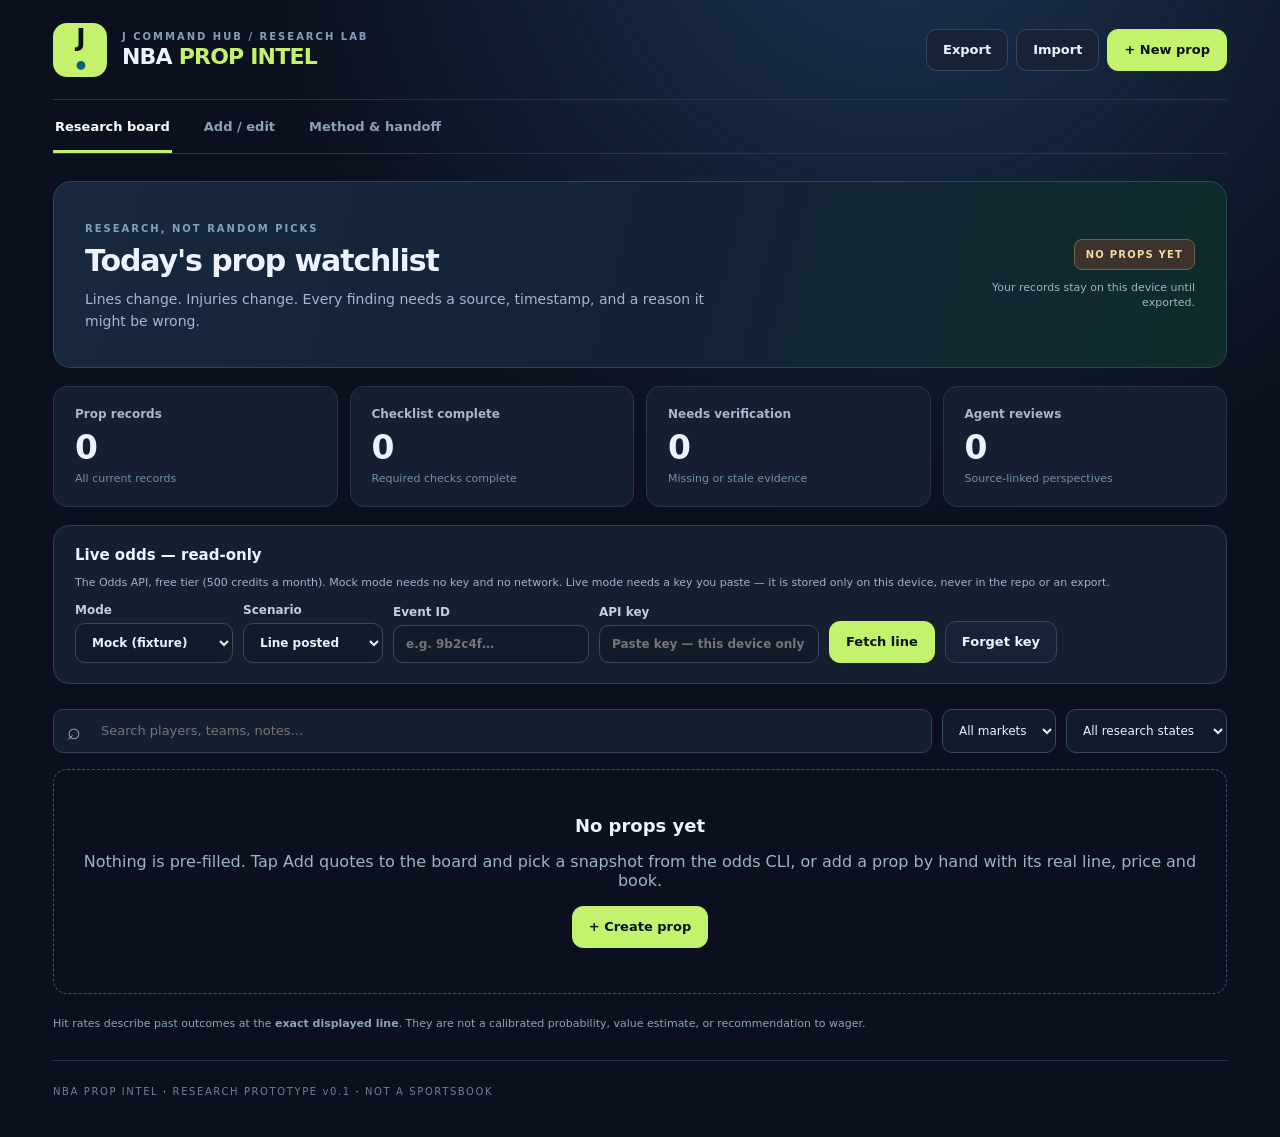
<file: index.html>
<!doctype html>
<html lang="en">
<head>
  <meta charset="utf-8"><meta name="viewport" content="width=device-width,initial-scale=1,viewport-fit=cover">
  <meta name="theme-color" content="#0b1120"><meta name="description" content="Source-first NBA player prop research board for J Command Hub">
  <title>NBA Prop Intel · J Command Hub</title>
  <link rel="stylesheet" href="styles.css">
</head>
<body>
<div class="shell">
<header class="topbar">
  <div class="identity"><div class="logo">J<span>•</span></div><div><div class="eyebrow">J COMMAND HUB / RESEARCH LAB</div><h1>NBA <em>PROP INTEL</em></h1></div></div>
  <div class="head-actions"><button class="btn subtle" id="exportBtn" title="Export all records as JSON">Export</button><label for="importFile" class="btn subtle" tabindex="0" role="button">Import</label><input id="importFile" type="file" accept=".json,application/json" hidden><button id="newBtn" class="btn primary">+ New prop</button></div>
</header>
<nav class="nav" aria-label="Main navigation"><button data-tab="board" class="tab active">Research board</button><button data-tab="editor" class="tab">Add / edit</button><button data-tab="method" class="tab">Method &amp; handoff</button></nav>
<main>
<section id="boardTab" class="view active">
  <div class="hero"><div><span class="kicker">RESEARCH, NOT RANDOM PICKS</span><h2>Today's prop watchlist</h2><p>Lines change. Injuries change. Every finding needs a source, timestamp, and a reason it might be wrong.</p></div><div class="hero-right"><span id="modeBadge" class="mode">DEMO DATA</span><span class="small">Your records stay on this device until exported.</span></div></div>
  <div class="metrics"><div><div class="metric-label">Prop records</div><strong id="totalMetric">0</strong><small>All current records</small></div><div><div class="metric-label">Checklist complete</div><strong id="readyMetric">0</strong><small>Required checks complete</small></div><div><div class="metric-label">Needs verification</div><strong id="verifyMetric">0</strong><small>Missing or stale evidence</small></div><div><div class="metric-label">Agent reviews</div><strong id="reviewsMetric">0</strong><small>Source-linked perspectives</small></div></div>
  <section id="oddsPanel" class="odds-panel" aria-label="Live odds, read-only"><h3>Live odds — read-only</h3><p class="small">The Odds API, free tier (500 credits a month). Mock mode needs no key and no network. Live mode needs a key you paste — it is stored only on this device, never in the repo or an export.</p><div class="odds-controls"><label>Mode <select id="oddsMode"><option value="mock">Mock (fixture)</option><option value="live">Live (needs key)</option></select></label><label>Scenario <select id="oddsScenario"><option value="ok">Line posted</option><option value="noMarket">No market</option><option value="stale">Stale line</option></select></label><label>Event ID <input id="oddsEventId" placeholder="e.g. 9b2c4f…" maxlength="64"></label><label>API key <input id="oddsKey" type="password" autocomplete="off" placeholder="Paste key — this device only"></label><button id="oddsFetchBtn" class="btn primary" type="button">Fetch line</button><button id="oddsClearKeyBtn" class="btn subtle" type="button">Forget key</button></div><div id="oddsResult" role="status"></div></section>
  <div class="toolbar"><div class="searchwrap"><span aria-hidden="true">⌕</span><input id="searchInput" type="search" placeholder="Search players, teams, notes…" aria-label="Search prop records"></div><select id="marketFilter" aria-label="Filter market"><option value="all">All markets</option><option>Points</option><option>Rebounds</option><option>Assists</option><option>3PT made</option><option>PRA</option><option>PR</option><option>PA</option><option>RA</option><option>Steals</option><option>Blocks</option></select><select id="statusFilter" aria-label="Filter research state"><option value="all">All research states</option><option value="ready">Checklist complete</option><option value="verify">Needs verification</option><option value="demo">Demo only</option></select></div>
  <div id="boardList" class="cardgrid" aria-live="polite"></div><div class="footnote">Hit rates describe past outcomes at the <strong>exact displayed line</strong>. They are not a calibrated probability, value estimate, or recommendation to wager.</div>
</section>
<section id="editorTab" class="view">
  <div class="sectionhead"><div><span class="kicker">SOURCE-FIRST ENTRY</span><h2 id="editorHeading">Add a prop to research</h2><p>Missing information is allowed; unverified information is never silently treated as fact.</p></div><button id="clearFormBtn" class="btn subtle">Clear form</button></div>
  <form id="propForm" class="editor" novalidate><input type="hidden" id="recordId">
    <h3>01 / Market & price</h3><div class="form-grid">
      <label>Player <span>*</span><input id="player" required maxlength="100" placeholder="e.g. Player name"></label>
      <label>Game date <span>*</span><input id="gameDate" type="date" required></label>
      <label>Team<input id="team" maxlength="12" placeholder="e.g. BOS"></label><label>Opponent<input id="opponent" maxlength="12" placeholder="e.g. NYK"></label>
      <label>Market <span>*</span><select id="market"><option>Points</option><option>Rebounds</option><option>Assists</option><option>3PT made</option><option>PRA</option><option>PR</option><option>PA</option><option>RA</option><option>Steals</option><option>Blocks</option></select></label><label>Side <span>*</span><select id="side"><option>Over</option><option>Under</option></select></label>
      <label>Line <span>*</span><input id="line" type="number" step="0.5" min="0" required placeholder="24.5"></label><label>American odds <span>*</span><input id="odds" type="number" step="1" required placeholder="-110"></label>
      <label>Sportsbook<input id="sportsbook" maxlength="100" placeholder="Book or provider"></label><label>Odds captured at (local)<input id="oddsCaptured" type="datetime-local"></label>
      <label class="span2">Odds source link<input id="oddsSource" type="url" placeholder="https://…"></label>
    </div>
    <h3>02 / Statistical evidence</h3><div class="form-grid"><label class="span2">Recent completed-game values (newest first, separated by commas)<textarea id="recentGames" rows="3" placeholder="Example: 26, 30, 18, 27, 21 (only real, verified games)"></textarea><small>Only enter results for the selected market. Exclude DNPs, record sample dates in notes, and verify official box scores.</small></label>
    <label class="span2">Statistics source link<input id="statSource" type="url" placeholder="https://…"></label><label class="span2">Usage / minutes / role context<textarea id="roleNotes" rows="2" placeholder="Minutes trend, starting role, teammate availability, sample comparability…"></textarea></label></div>
    <h3>03 / Injury & opponent verification</h3><div class="form-grid"><label>Injury status<select id="injuryStatus"><option value="unknown">Unverified</option><option value="available">Available / verified</option><option value="questionable">Questionable</option><option value="out">Out</option><option value="doubtful">Doubtful</option><option value="probable">Probable</option></select></label><label>Last injury check (local)<input id="injuryChecked" type="datetime-local"></label><label class="span2">Injury source link<input id="injurySource" type="url" placeholder="https://official.nba.com/…"></label><label class="span2">Opponent & scenario notes<textarea id="matchupNotes" rows="2" placeholder="Pace, opponent scheme, rotation, back-to-back, relevant risks; cite sources in agent reviews"></textarea></label></div>
    <h3>04 / Review decision</h3><div class="form-grid"><label>Framework verdict<select id="verdict"><option value="HOLD">HOLD — needs verification</option><option value="LEAN">LEAN — conditional / price sensitive</option><option value="PASS">PASS — not supported</option><option value="VALUE GONE">VALUE GONE — line moved or price unavailable</option></select></label><label>Reviewer<input id="reviewer" maxlength="80" placeholder="J / Zeus / other agent"></label><label class="span2">Reason / biggest counterargument<textarea id="reason" rows="3" placeholder="What supports it, what contradicts it, and which assumptions remain…"></textarea></label></div>
    <div class="form-actions"><button class="btn primary" type="submit">Save research record</button><button type="button" id="deleteBtn" class="btn danger" hidden>Delete record</button><span id="formFeedback" role="status"></span></div>
  </form>
</section>
<section id="methodTab" class="view"><div class="sectionhead"><div><span class="kicker">GUARDRAILS & AGENT WORKFLOW</span><h2>How this research board works</h2><p>Transparent evidence beats an impressive-sounding unsupported AI prediction.</p></div></div>
  <div class="method-grid"><article><h3>1. Confirm the exact market</h3><p>Player, date, side, line, book, American price, and quote time. A line of 24.5 cannot be compared with 25.5 as though it were identical.</p></article><article><h3>2. Verify the stats</h3><p>Calculate from real game logs. Exclude DNP. Check sample size and whether the same minutes/role applies today.</p></article><article><h3>3. Check game-day uncertainty</h3><p>Use the <a href="https://official.nba.com/nba-injury-report-2026-27-season/" target="_blank" rel="noopener noreferrer">NBA official injury report</a>. Confirm lineup implications close to tip-off; stale odds become research-incomplete.</p></article><article><h3>4. Challenge the thesis</h3><p>Assign independent agents to stats, injury/rotation, matchup, market price, and counterargument. Log evidence with links and times.</p></article><article><h3>5. Distinguish price from probability</h3><p>American odds imply a <em>bookmaker break-even rate including vig</em>. Historical hit rate alone cannot establish expected value or an edge.</p></article><article><h3>6. Track predictions honestly</h3><p>Store pregame snapshots before comparing with outcomes; no hindsight edits. Maintain historical accuracy and calibration only after a meaningful sample.</p></article></div>
  <div class="callout"><strong>Multi-agent handoff</strong><p>Export the board as JSON and give it to the next agent together with <code>AGENT-HANDOFF.md</code>. Each agent should append a source-linked review, never overwrite an earlier review or silently upgrade unknown evidence to verified. The Hub stores the project link and next action; detailed NBA research stays in this app.</p><p>This version is a local prototype: no live sportsbook or stat API, cloud synchronization, automatic agent access, or real-money bet execution.</p></div>
</section>
</main>
<footer>NBA PROP INTEL <span>·</span> RESEARCH PROTOTYPE v0.1 <span>·</span> NOT A SPORTSBOOK</footer>
</div>
<dialog id="detailsDialog" aria-labelledby="detailsTitle"><div class="dialog-header"><div><span class="kicker">RESEARCH FILE</span><h2 id="detailsTitle">Player prop</h2></div><button id="closeDialog" aria-label="Close details" class="close">×</button></div><div id="detailsContent"></div><div class="dialog-actions"><button class="btn subtle" id="editFromDialog">Edit record</button><button class="btn primary" id="agentReviewBtn">Add agent review</button></div><div id="reviewEditor" hidden><h3>New independent review</h3><form id="reviewForm"><label>Research lane<select id="reviewRole"><option>Stats</option><option>Injury / rotation</option><option>Matchup</option><option>Market / price</option><option>Contrarian / audit</option></select></label><label>Verdict<select id="reviewVerdict"><option>Caution</option><option>Supports further research</option><option>Disputes thesis</option><option>Needs more data</option></select></label><label>Agent / researcher<input id="reviewAgent" required placeholder="Researcher or model"></label><label>Source URL<input id="reviewSource" type="url" placeholder="https://…"></label><label>Findings, counterevidence, limitations<textarea id="reviewNotes" required rows="3" placeholder="State checked facts and unknowns"></textarea></label><button type="submit" class="btn primary">Append review</button></form></div></dialog>
<div id="toast" role="status" aria-live="polite" class="toast" hidden></div><script src="app.js" defer></script><script src="odds-adapter.js" defer></script>
</body></html>
</file>
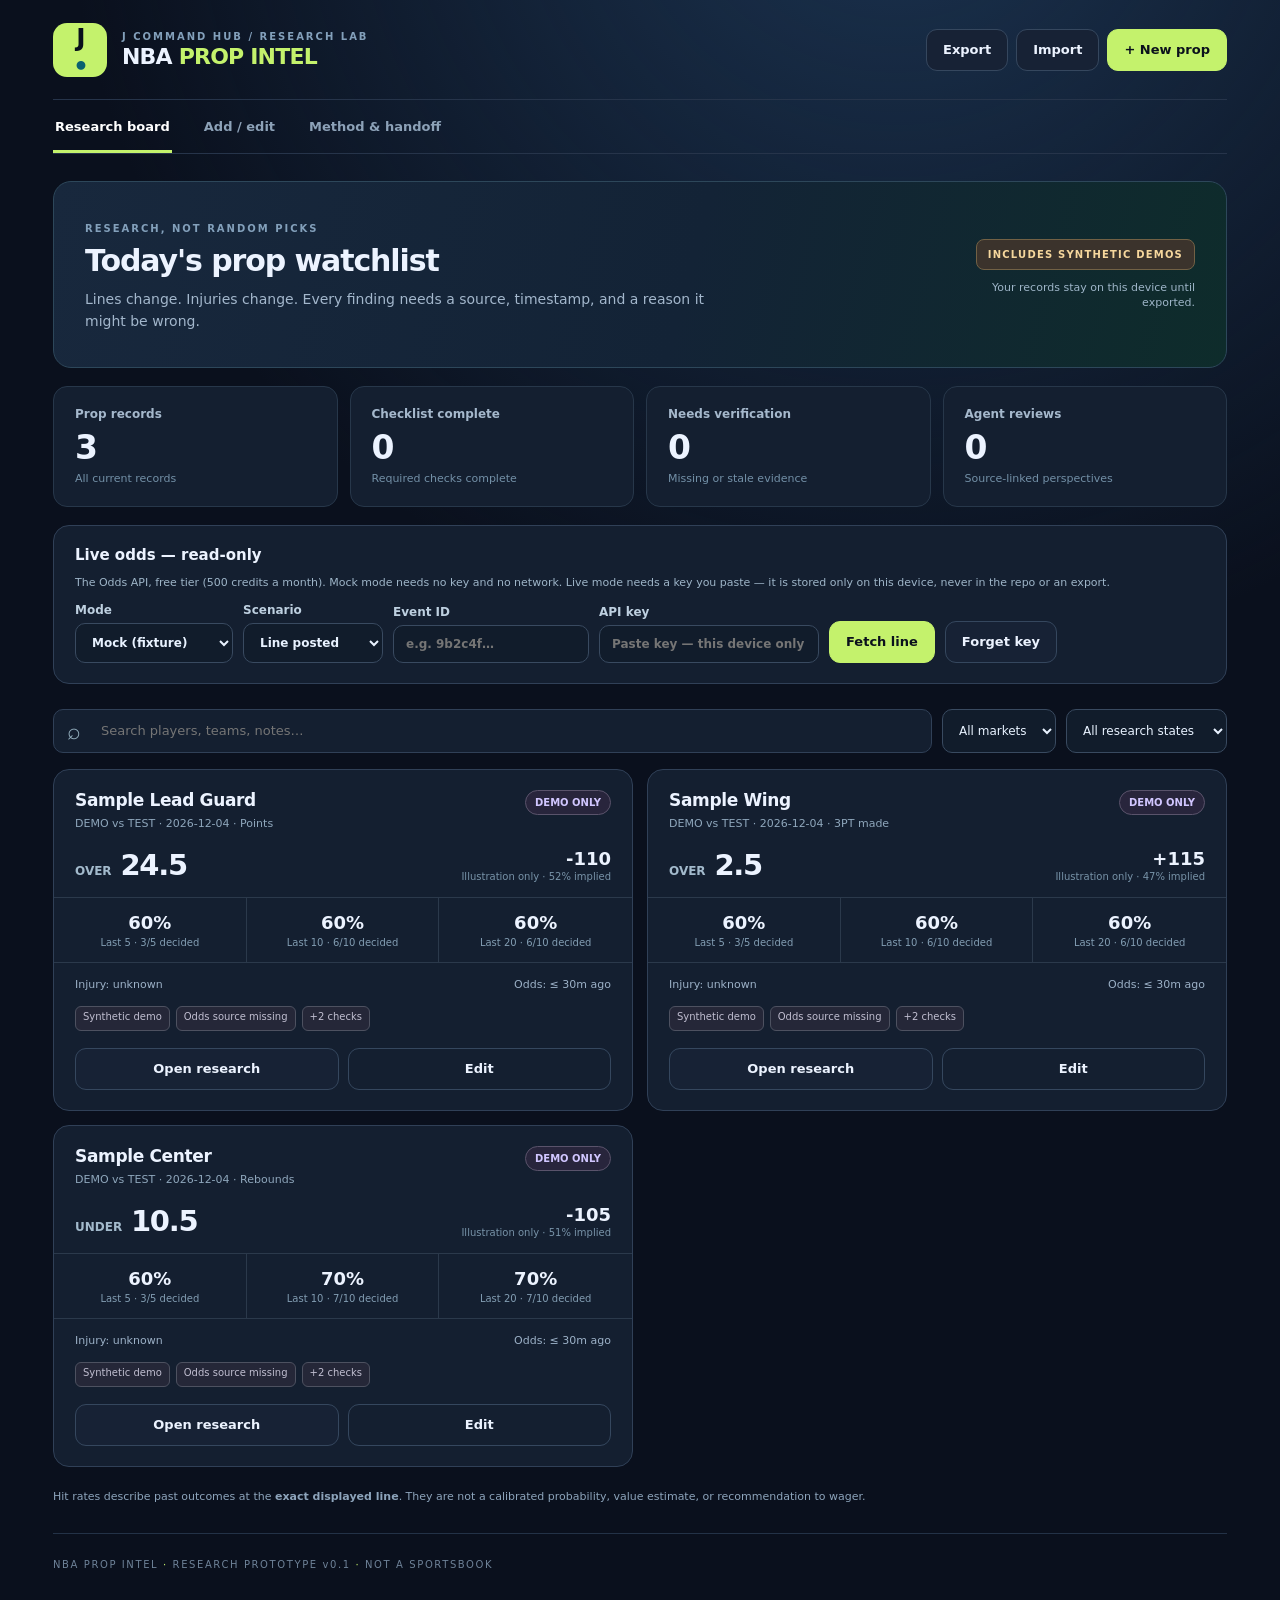
<file: nba-prop-intel.html>
<!doctype html>
<html lang="en">
<head>
  <meta charset="utf-8"><meta name="viewport" content="width=device-width,initial-scale=1,viewport-fit=cover">
  <meta name="theme-color" content="#0b1120"><meta name="description" content="Source-first NBA player prop research board for J Command Hub">
  <title>NBA Prop Intel · J Command Hub</title>
  <style>:root{font-family:Inter,ui-sans-serif,system-ui,-apple-system,Segoe UI,Arial,sans-serif;color:#ecf3ff;background:#0a101d;font-synthesis:none}*{box-sizing:border-box}body{margin:0;min-height:100vh;background:radial-gradient(circle at 70% -10%,#1b3350 0,transparent 42%),#0a101d}button,input,select,textarea{font:inherit}button{cursor:pointer}a{color:#75c8ee}a:hover{color:#adf0ff}.shell{max-width:1230px;margin:auto;padding:0 28px}.topbar{min-height:100px;display:flex;gap:16px;align-items:center;justify-content:space-between;border-bottom:1px solid #26344a}.identity{display:flex;gap:15px;align-items:center}.logo{width:54px;height:54px;display:grid;place-items:center;background:#c4f26c;color:#08101b;border-radius:14px;font-size:25px;font-weight:950;letter-spacing:-2px}.logo span{color:#0a6170}.eyebrow,.kicker{font-size:10px;letter-spacing:2px;font-weight:800;color:#83a0bb}.identity h1{margin:2px 0 0;font-size:22px;letter-spacing:-.8px}.identity h1 em{font-style:normal;color:#c4f26c}.head-actions{display:flex;gap:8px;align-items:center}.btn{border:1px solid #35475e;border-radius:11px;background:#182437;color:#ecf3ff;display:inline-flex;align-items:center;justify-content:center;min-height:42px;padding:9px 16px;font-size:13px;font-weight:750;text-decoration:none;transition:.15s}.btn:hover{filter:brightness(1.1)}.btn.primary{background:#c4f26c;border-color:#c4f26c;color:#0b111c}.btn.subtle{background:#172235}.btn.danger{color:#ffbcbc;border-color:#703f48;background:#321f2a}.nav{display:flex;gap:30px;border-bottom:1px solid #26344a}.tab{padding:19px 2px 16px;border:0;border-bottom:3px solid transparent;background:none;color:#8da2b8;font-size:13px;font-weight:700}.tab.active{border-color:#c4f26c;color:white}.view{display:none}.view.active{display:block}.hero{display:flex;gap:32px;justify-content:space-between;align-items:center;padding:35px 31px;margin:27px 0 18px;background:linear-gradient(105deg,#18283d,#132336 54%,#0e2c2b);border:1px solid #2d475a;border-radius:18px}.hero h2,.sectionhead h2{font-size:30px;line-height:1.12;letter-spacing:-1.1px;margin:8px 0}.hero p,.sectionhead p{font-size:14px;line-height:1.6;color:#a3b7cc;margin:10px 0 0;max-width:630px}.hero-right{display:flex;flex-direction:column;align-items:flex-end;gap:10px;max-width:220px}.mode{font-size:10px;letter-spacing:1.2px;font-weight:850;padding:9px 11px;color:#f6d79d;background:#3b332c;border:1px solid #726145;border-radius:8px}.small,.hero-right .small{font-size:11px;color:#9eb5c8;text-align:right;line-height:1.4}.metrics{display:grid;grid-template-columns:repeat(4,1fr);gap:12px}.metrics>div{background:#141f30;border:1px solid #27374a;border-radius:14px;padding:20px 21px}.metric-label{font-size:12px;font-weight:750;color:#a5b8cc}.metrics strong{display:block;font-size:33px;letter-spacing:-1px;margin:7px 0 0}.metrics small{font-size:11px;color:#7390a7}.toolbar{display:flex;gap:10px;align-items:center;margin:25px 0 16px}.searchwrap{display:flex;align-items:center;gap:8px;flex:1;background:#141f30;border:1px solid #304057;border-radius:10px;padding:0 13px;min-height:44px}.searchwrap span{color:#94afbe;font-size:23px}.searchwrap input{background:transparent;border:0;outline:0;color:#f6f9fe;min-width:0;width:100%;font-size:13px}.toolbar select,select,input,textarea{color:#e8f2ff;background:#111c2b;border:1px solid #394a60;border-radius:10px;padding:11px 12px;min-width:0}.toolbar select{font-size:12px;min-height:44px}.cardgrid{display:grid;grid-template-columns:repeat(2,minmax(0,1fr));gap:14px}.prop-card{border:1px solid #304057;border-radius:16px;background:#141f30;overflow:hidden}.prop-card-top{padding:20px 21px 13px;display:flex;justify-content:space-between;align-items:flex-start;gap:12px}.player{font-size:17px;letter-spacing:-.35px;font-weight:850}.match{color:#8fa7bc;font-size:11px;margin-top:7px}.state{border:1px solid #665840;border-radius:100px;padding:6px 9px;background:#343125;color:#f0d798;font-weight:800;font-size:10px;white-space:nowrap}.state.ready{border-color:#4a746b;color:#b2f4d6;background:#1f3933}.state.demo{border-color:#5a536b;background:#28253c;color:#d1c6ff}.prop-headline{display:flex;align-items:center;justify-content:space-between;padding:5px 21px 15px;gap:10px}.market-value{font-weight:900;font-size:29px;letter-spacing:-1.3px}.market-value small{font-size:12px;color:#a3bacc;font-weight:700;letter-spacing:0}.price-box{text-align:right}.price{font-size:18px;font-weight:850}.price-label{font-size:10px;color:#7893a8;margin-top:2px}.rate-grid{display:grid;grid-template-columns:repeat(3,1fr);border-top:1px solid #2b394b;border-bottom:1px solid #2b394b}.rate-cell{padding:14px 0;text-align:center;border-right:1px solid #2b394b}.rate-cell:last-child{border-right:0}.rate-cell strong{font-size:18px;display:block}.rate-cell small{font-size:10px;color:#829db2;display:block;margin-top:4px}.meta-line{display:flex;justify-content:space-between;gap:8px;padding:15px 21px;color:#9cb1c7;font-size:11px}.meta-line span{display:block}.flag-row{padding:0 21px;display:flex;gap:6px;flex-wrap:wrap;min-height:25px}.flag{font-size:10px;border:1px solid #4d5160;color:#c0bed0;background:#252738;border-radius:6px;padding:4px 7px}.card-actions{display:flex;padding:17px 21px 20px;gap:9px}.card-actions .btn{flex:1}.btn.ghost{background:transparent}.empty{grid-column:1/-1;border:1px dashed #42516b;border-radius:14px;padding:45px 20px;text-align:center;color:#9cb4c8}.empty strong{display:block;color:#ecf3ff;font-size:18px}.footnote{padding:21px 0 28px;color:#8da4bb;font-size:11px;line-height:1.6}.sectionhead{display:flex;align-items:center;justify-content:space-between;gap:15px;margin:32px 0 23px}.editor{border:1px solid #304057;background:#141f30;border-radius:16px;padding:22px 27px 30px;margin-bottom:35px}.editor h3{font-size:12px;color:#c4f26c;letter-spacing:1.4px;margin:28px 0 15px}.editor h3:first-child{margin-top:4px}.form-grid{display:grid;grid-template-columns:repeat(2,minmax(0,1fr));gap:14px 18px}.form-grid label, #reviewForm label{font-size:12px;font-weight:700;color:#bed0e0;display:flex;flex-direction:column;gap:6px}.form-grid label span{color:#c4f26c}.form-grid label.span2{grid-column:1/-1}.form-grid input,.form-grid select,.form-grid textarea,#reviewForm input,#reviewForm select,#reviewForm textarea{width:100%;outline:none}.form-grid small{color:#7996aa;line-height:1.5;font-size:11px;font-weight:400}.form-actions{display:flex;align-items:center;gap:12px;margin-top:28px;flex-wrap:wrap}.form-actions #formFeedback{font-size:12px;color:#c4f26c}.method-grid{display:grid;grid-template-columns:repeat(3,1fr);gap:14px;margin:22px 0}.method-grid article{background:#141f30;border:1px solid #2d4054;border-radius:14px;padding:21px}.method-grid h3{margin:0 0 8px;font-size:15px}.method-grid p{color:#9ab0c6;font-size:12px;line-height:1.65;margin:0}.callout{padding:20px 24px;border:1px solid #38505f;border-radius:14px;background:#122530;margin:23px 0 30px;color:#b4c8d9;font-size:13px;line-height:1.6}.callout strong{color:#ecf3ff}.callout p{margin:10px 0}.callout code{color:#c4f26c}footer{color:#6e8298;font-size:10px;letter-spacing:1.6px;border-top:1px solid #233247;padding:25px 0 40px}footer span{color:#c4f26c}dialog{color:#ecf3ff;max-width:720px;width:min(92vw,720px);max-height:91vh;overflow:auto;padding:24px;background:#121f2e;border:1px solid #42556d;border-radius:17px;box-shadow:0 16px 90px #000a}dialog::backdrop{background:#010914d0}.dialog-header{display:flex;align-items:flex-start;justify-content:space-between;gap:12px}.dialog-header h2{margin:8px 0}.close{border:0;background:#26364a;color:#fff;border-radius:8px;font-size:26px;width:36px;height:36px}.detail-section{border-top:1px solid #2b4156;padding:14px 0;font-size:13px;line-height:1.6;color:#b7cbdd;overflow-wrap:anywhere}.detail-section strong{color:white}.detail-section h3{margin:0 0 7px;color:#c4f26c;font-size:12px;letter-spacing:1px}.detail-section ul{margin:7px 0;padding-left:20px}.dialog-actions{display:flex;gap:10px;padding:15px 0;border-top:1px solid #2b4156}.dialog-actions button{flex:1}.review-item{border:1px solid #35495d;padding:10px;border-radius:9px;margin:8px 0;background:#1b2c3d}.review-item small{color:#8aadc0}#reviewEditor{border-top:1px solid #36465b;padding-top:10px}#reviewForm{display:grid;grid-template-columns:repeat(2,1fr);gap:12px}#reviewForm label:nth-last-of-type(1){grid-column:1/-1}#reviewForm button{grid-column:1/-1}.toast{position:fixed;bottom:20px;left:50%;transform:translateX(-50%);padding:13px 21px;border:1px solid #c4f26c;border-radius:9px;background:#20312a;color:#dfffbb;z-index:3;font-size:13px;box-shadow:0 10px 25px #000a}
@media(max-width:760px){.shell{padding:0 14px}.topbar{min-height:84px}.logo{width:42px;height:42px;font-size:21px;border-radius:10px}.identity{gap:10px}.identity h1{font-size:18px}.eyebrow{font-size:8px;letter-spacing:1.2px}.head-actions{gap:6px}.head-actions .btn{font-size:11px;padding:8px 10px;min-height:38px}.nav{gap:20px;overflow-x:auto}.tab{white-space:nowrap;padding:17px 0 14px}.hero{padding:24px 20px;margin-top:18px;display:block}.hero h2,.sectionhead h2{font-size:25px}.hero p{font-size:12px}.hero-right{max-width:none;align-items:flex-start;margin-top:17px}.hero-right .small{text-align:left}.metrics{grid-template-columns:repeat(2,1fr);gap:8px}.metrics>div{padding:15px}.metrics strong{font-size:27px}.toolbar{display:grid;grid-template-columns:1fr 1fr;gap:7px;margin-top:18px}.searchwrap{grid-column:1/-1}.toolbar select{width:100%}.cardgrid{grid-template-columns:1fr;gap:10px}.prop-card-top{padding:19px 18px 12px}.prop-headline{padding:4px 18px 14px}.flag-row{padding:0 18px}.meta-line{padding:15px 18px}.card-actions{padding:14px 18px 18px}.sectionhead{margin:23px 0 17px}.sectionhead .btn{font-size:11px;padding:8px}.editor{padding:15px;margin-bottom:20px}.form-grid{grid-template-columns:1fr;gap:12px}.form-grid label.span2{grid-column:auto}.method-grid{grid-template-columns:1fr}.method-grid article{padding:16px}footer{line-height:1.7}#reviewForm{grid-template-columns:1fr}#reviewForm label:nth-last-of-type(1),#reviewForm button{grid-column:auto}dialog{padding:18px}}
@media(max-width:400px){.identity h1{font-size:16px}.head-actions .btn{padding:7px}.head-actions .btn.subtle{font-size:10px}.logo{width:38px;height:38px}.eyebrow{font-size:7px}}
.odds-panel{border:1px solid #304057;background:#141f30;border-radius:16px;padding:20px 21px;margin:18px 0}.odds-panel h3{margin:0 0 6px;font-size:15px}.odds-panel .small{text-align:left;color:#9eb5c8}.odds-controls{display:flex;flex-wrap:wrap;gap:10px;align-items:flex-end;margin-top:12px}.odds-controls label{font-size:12px;font-weight:700;color:#bed0e0;display:flex;flex-direction:column;gap:6px}.odds-controls input,.odds-controls select{min-width:140px}.odds-controls #oddsEventId{min-width:180px}.odds-controls #oddsKey{min-width:220px}.odds-status{font-size:13px;margin:14px 0 0}.odds-status.ok{color:#b2f4d6}.odds-status.hold,.odds-status.unavailable,.odds-status.no_key{color:#f6d79d}.odds-badge{display:inline-block;font-size:10px;letter-spacing:1.2px;font-weight:850;padding:6px 9px;border-radius:8px;margin-top:14px}.odds-badge.mock{color:#d1c6ff;background:#28253c;border:1px solid #5a536b}.odds-badge.live{color:#b2f4d6;background:#1f3933;border:1px solid #4a746b}.odds-row{display:grid;grid-template-columns:repeat(2,minmax(0,1fr));gap:8px 18px;margin:12px 0 0;font-size:12px}.odds-row div{border-top:1px solid #2b394b;padding-top:8px;overflow-wrap:anywhere}.odds-row dt{color:#8fa7bc;font-size:11px}.odds-row dd{margin:3px 0 0;color:#ecf3ff}
</style>
</head>
<body>
<div class="shell">
<header class="topbar">
  <div class="identity"><div class="logo">J<span>•</span></div><div><div class="eyebrow">J COMMAND HUB / RESEARCH LAB</div><h1>NBA <em>PROP INTEL</em></h1></div></div>
  <div class="head-actions"><button class="btn subtle" id="exportBtn" title="Export all records as JSON">Export</button><label for="importFile" class="btn subtle" tabindex="0" role="button">Import</label><input id="importFile" type="file" accept=".json,application/json" hidden><button id="newBtn" class="btn primary">+ New prop</button></div>
</header>
<nav class="nav" aria-label="Main navigation"><button data-tab="board" class="tab active">Research board</button><button data-tab="editor" class="tab">Add / edit</button><button data-tab="method" class="tab">Method &amp; handoff</button></nav>
<main>
<section id="boardTab" class="view active">
  <div class="hero"><div><span class="kicker">RESEARCH, NOT RANDOM PICKS</span><h2>Today's prop watchlist</h2><p>Lines change. Injuries change. Every finding needs a source, timestamp, and a reason it might be wrong.</p></div><div class="hero-right"><span id="modeBadge" class="mode">DEMO DATA</span><span class="small">Your records stay on this device until exported.</span></div></div>
  <div class="metrics"><div><div class="metric-label">Prop records</div><strong id="totalMetric">0</strong><small>All current records</small></div><div><div class="metric-label">Checklist complete</div><strong id="readyMetric">0</strong><small>Required checks complete</small></div><div><div class="metric-label">Needs verification</div><strong id="verifyMetric">0</strong><small>Missing or stale evidence</small></div><div><div class="metric-label">Agent reviews</div><strong id="reviewsMetric">0</strong><small>Source-linked perspectives</small></div></div>
  <section id="oddsPanel" class="odds-panel" aria-label="Live odds, read-only"><h3>Live odds — read-only</h3><p class="small">The Odds API, free tier (500 credits a month). Mock mode needs no key and no network. Live mode needs a key you paste — it is stored only on this device, never in the repo or an export.</p><div class="odds-controls"><label>Mode <select id="oddsMode"><option value="mock">Mock (fixture)</option><option value="live">Live (needs key)</option></select></label><label>Scenario <select id="oddsScenario"><option value="ok">Line posted</option><option value="noMarket">No market</option><option value="stale">Stale line</option></select></label><label>Event ID <input id="oddsEventId" placeholder="e.g. 9b2c4f…" maxlength="64"></label><label>API key <input id="oddsKey" type="password" autocomplete="off" placeholder="Paste key — this device only"></label><button id="oddsFetchBtn" class="btn primary" type="button">Fetch line</button><button id="oddsClearKeyBtn" class="btn subtle" type="button">Forget key</button></div><div id="oddsResult" role="status"></div></section>
  <div class="toolbar"><div class="searchwrap"><span aria-hidden="true">⌕</span><input id="searchInput" type="search" placeholder="Search players, teams, notes…" aria-label="Search prop records"></div><select id="marketFilter" aria-label="Filter market"><option value="all">All markets</option><option>Points</option><option>Rebounds</option><option>Assists</option><option>3PT made</option><option>PRA</option><option>PR</option><option>PA</option><option>RA</option><option>Steals</option><option>Blocks</option></select><select id="statusFilter" aria-label="Filter research state"><option value="all">All research states</option><option value="ready">Checklist complete</option><option value="verify">Needs verification</option><option value="demo">Demo only</option></select></div>
  <div id="boardList" class="cardgrid" aria-live="polite"></div><div class="footnote">Hit rates describe past outcomes at the <strong>exact displayed line</strong>. They are not a calibrated probability, value estimate, or recommendation to wager.</div>
</section>
<section id="editorTab" class="view">
  <div class="sectionhead"><div><span class="kicker">SOURCE-FIRST ENTRY</span><h2 id="editorHeading">Add a prop to research</h2><p>Missing information is allowed; unverified information is never silently treated as fact.</p></div><button id="clearFormBtn" class="btn subtle">Clear form</button></div>
  <form id="propForm" class="editor" novalidate><input type="hidden" id="recordId">
    <h3>01 / Market & price</h3><div class="form-grid">
      <label>Player <span>*</span><input id="player" required maxlength="100" placeholder="e.g. Player name"></label>
      <label>Game date <span>*</span><input id="gameDate" type="date" required></label>
      <label>Team<input id="team" maxlength="12" placeholder="e.g. BOS"></label><label>Opponent<input id="opponent" maxlength="12" placeholder="e.g. NYK"></label>
      <label>Market <span>*</span><select id="market"><option>Points</option><option>Rebounds</option><option>Assists</option><option>3PT made</option><option>PRA</option><option>PR</option><option>PA</option><option>RA</option><option>Steals</option><option>Blocks</option></select></label><label>Side <span>*</span><select id="side"><option>Over</option><option>Under</option></select></label>
      <label>Line <span>*</span><input id="line" type="number" step="0.5" min="0" required placeholder="24.5"></label><label>American odds <span>*</span><input id="odds" type="number" step="1" required placeholder="-110"></label>
      <label>Sportsbook<input id="sportsbook" maxlength="100" placeholder="Book or provider"></label><label>Odds captured at (local)<input id="oddsCaptured" type="datetime-local"></label>
      <label class="span2">Odds source link<input id="oddsSource" type="url" placeholder="https://…"></label>
    </div>
    <h3>02 / Statistical evidence</h3><div class="form-grid"><label class="span2">Recent completed-game values (newest first, separated by commas)<textarea id="recentGames" rows="3" placeholder="Example: 26, 30, 18, 27, 21 (only real, verified games)"></textarea><small>Only enter results for the selected market. Exclude DNPs, record sample dates in notes, and verify official box scores.</small></label>
    <label class="span2">Statistics source link<input id="statSource" type="url" placeholder="https://…"></label><label class="span2">Usage / minutes / role context<textarea id="roleNotes" rows="2" placeholder="Minutes trend, starting role, teammate availability, sample comparability…"></textarea></label></div>
    <h3>03 / Injury & opponent verification</h3><div class="form-grid"><label>Injury status<select id="injuryStatus"><option value="unknown">Unverified</option><option value="available">Available / verified</option><option value="questionable">Questionable</option><option value="out">Out</option><option value="doubtful">Doubtful</option><option value="probable">Probable</option></select></label><label>Last injury check (local)<input id="injuryChecked" type="datetime-local"></label><label class="span2">Injury source link<input id="injurySource" type="url" placeholder="https://official.nba.com/…"></label><label class="span2">Opponent & scenario notes<textarea id="matchupNotes" rows="2" placeholder="Pace, opponent scheme, rotation, back-to-back, relevant risks; cite sources in agent reviews"></textarea></label></div>
    <h3>04 / Review decision</h3><div class="form-grid"><label>Framework verdict<select id="verdict"><option value="HOLD">HOLD — needs verification</option><option value="LEAN">LEAN — conditional / price sensitive</option><option value="PASS">PASS — not supported</option><option value="VALUE GONE">VALUE GONE — line moved or price unavailable</option></select></label><label>Reviewer<input id="reviewer" maxlength="80" placeholder="J / Zeus / other agent"></label><label class="span2">Reason / biggest counterargument<textarea id="reason" rows="3" placeholder="What supports it, what contradicts it, and which assumptions remain…"></textarea></label></div>
    <div class="form-actions"><button class="btn primary" type="submit">Save research record</button><button type="button" id="deleteBtn" class="btn danger" hidden>Delete record</button><span id="formFeedback" role="status"></span></div>
  </form>
</section>
<section id="methodTab" class="view"><div class="sectionhead"><div><span class="kicker">GUARDRAILS & AGENT WORKFLOW</span><h2>How this research board works</h2><p>Transparent evidence beats an impressive-sounding unsupported AI prediction.</p></div></div>
  <div class="method-grid"><article><h3>1. Confirm the exact market</h3><p>Player, date, side, line, book, American price, and quote time. A line of 24.5 cannot be compared with 25.5 as though it were identical.</p></article><article><h3>2. Verify the stats</h3><p>Calculate from real game logs. Exclude DNP. Check sample size and whether the same minutes/role applies today.</p></article><article><h3>3. Check game-day uncertainty</h3><p>Use the <a href="https://official.nba.com/nba-injury-report-2026-27-season/" target="_blank" rel="noopener noreferrer">NBA official injury report</a>. Confirm lineup implications close to tip-off; stale odds become research-incomplete.</p></article><article><h3>4. Challenge the thesis</h3><p>Assign independent agents to stats, injury/rotation, matchup, market price, and counterargument. Log evidence with links and times.</p></article><article><h3>5. Distinguish price from probability</h3><p>American odds imply a <em>bookmaker break-even rate including vig</em>. Historical hit rate alone cannot establish expected value or an edge.</p></article><article><h3>6. Track predictions honestly</h3><p>Store pregame snapshots before comparing with outcomes; no hindsight edits. Maintain historical accuracy and calibration only after a meaningful sample.</p></article></div>
  <div class="callout"><strong>Multi-agent handoff</strong><p>Export the board as JSON and give it to the next agent together with <code>AGENT-HANDOFF.md</code>. Each agent should append a source-linked review, never overwrite an earlier review or silently upgrade unknown evidence to verified. The Hub stores the project link and next action; detailed NBA research stays in this app.</p><p>This version is a local prototype: no live sportsbook or stat API, cloud synchronization, automatic agent access, or real-money bet execution.</p></div>
</section>
</main>
<footer>NBA PROP INTEL <span>·</span> RESEARCH PROTOTYPE v0.1 <span>·</span> NOT A SPORTSBOOK</footer>
</div>
<dialog id="detailsDialog" aria-labelledby="detailsTitle"><div class="dialog-header"><div><span class="kicker">RESEARCH FILE</span><h2 id="detailsTitle">Player prop</h2></div><button id="closeDialog" aria-label="Close details" class="close">×</button></div><div id="detailsContent"></div><div class="dialog-actions"><button class="btn subtle" id="editFromDialog">Edit record</button><button class="btn primary" id="agentReviewBtn">Add agent review</button></div><div id="reviewEditor" hidden><h3>New independent review</h3><form id="reviewForm"><label>Research lane<select id="reviewRole"><option>Stats</option><option>Injury / rotation</option><option>Matchup</option><option>Market / price</option><option>Contrarian / audit</option></select></label><label>Verdict<select id="reviewVerdict"><option>Caution</option><option>Supports further research</option><option>Disputes thesis</option><option>Needs more data</option></select></label><label>Agent / researcher<input id="reviewAgent" required placeholder="Researcher or model"></label><label>Source URL<input id="reviewSource" type="url" placeholder="https://…"></label><label>Findings, counterevidence, limitations<textarea id="reviewNotes" required rows="3" placeholder="State checked facts and unknowns"></textarea></label><button type="submit" class="btn primary">Append review</button></form></div></dialog>
<div id="toast" role="status" aria-live="polite" class="toast" hidden></div><script>/* NBA Prop Intel v0.1 | local-only prototype. No live feeds and no automatic wagers. */
'use strict';
const KEY='j-nba-prop-intel-v0.1';
const $=id=>document.getElementById(id);
const uid=()=>{if(globalThis.crypto?.randomUUID)return crypto.randomUUID();const a=new Uint8Array(16);crypto.getRandomValues(a);a[6]=(a[6]&15)|64;a[8]=(a[8]&63)|128;const h=[...a].map(x=>x.toString(16).padStart(2,'0')).join('');return `${h.slice(0,8)}-${h.slice(8,12)}-${h.slice(12,16)}-${h.slice(16,20)}-${h.slice(20)}`};
const today=()=>{const d=new Date();return `${d.getFullYear()}-${String(d.getMonth()+1).padStart(2,'0')}-${String(d.getDate()).padStart(2,'0')}`};
const localStamp=(d=new Date())=>`${d.getFullYear()}-${String(d.getMonth()+1).padStart(2,'0')}-${String(d.getDate()).padStart(2,'0')}T${String(d.getHours()).padStart(2,'0')}:${String(d.getMinutes()).padStart(2,'0')}`;
const escapeHTML=s=>String(s??'').replace(/[&<>"']/g,c=>({'&':'&amp;','<':'&lt;','>':'&gt;','"':'&quot;',"'":'&#39;'}[c]));
const allowedMarkets=['Points','Rebounds','Assists','3PT made','PRA','PR','PA','RA','Steals','Blocks'];
const allowedSides=['Over','Under'];
const allowedInjuries=['unknown','available','questionable','out','doubtful','probable'];
const validURL=s=>{try{const u=new URL(String(s));return ['https:','http:'].includes(u.protocol)?u.href:''}catch{return''}};
const toNumber=v=>v===''||v==null?null:Number(v);
const fmtPct=p=>p==null?'—':`${(p*100).toFixed(0)}%`;
const fmtOdd=n=>n==null?'—':`${n>0?'+':''}${n}`;
const timeLabel=s=>s&&Number.isFinite(new Date(s).getTime())?new Date(s).toLocaleString(): 'Not recorded';
const sample=[
 {id:'demo-one',demo:true,player:'Sample Lead Guard',team:'DEMO',opponent:'TEST',gameDate:today(),market:'Points',side:'Over',line:24.5,odds:-110,sportsbook:'Illustration only',oddsCaptured:new Date().toISOString(),oddsSource:'',recentGames:[27,22,31,29,18,26,24,35,21,28],statSource:'',roleNotes:'Synthetic values for demonstrating the dashboard; these are not real NBA statistics.',injuryStatus:'unknown',injuryChecked:'',injurySource:'',matchupNotes:'No real opponent analysis has been performed.',verdict:'HOLD',reviewer:'Demo system',reason:'No real market data or source verification.',reviews:[],createdAt:new Date().toISOString(),updatedAt:new Date().toISOString()},
 {id:'demo-two',demo:true,player:'Sample Wing',team:'DEMO',opponent:'TEST',gameDate:today(),market:'3PT made',side:'Over',line:2.5,odds:115,sportsbook:'Illustration only',oddsCaptured:new Date().toISOString(),oddsSource:'',recentGames:[3,1,4,2,5,3,0,4,2,3],statSource:'',roleNotes:'Synthetic game log.',injuryStatus:'unknown',injuryChecked:'',injurySource:'',matchupNotes:'No source-backed matchup notes.',verdict:'HOLD',reviewer:'Demo system',reason:'Demo only; not suitable for decisions.',reviews:[],createdAt:new Date().toISOString(),updatedAt:new Date().toISOString()},
 {id:'demo-three',demo:true,player:'Sample Center',team:'DEMO',opponent:'TEST',gameDate:today(),market:'Rebounds',side:'Under',line:10.5,odds:-105,sportsbook:'Illustration only',oddsCaptured:new Date().toISOString(),oddsSource:'',recentGames:[9,12,7,11,8,6,13,10,9,8],statSource:'',roleNotes:'Synthetic game log.',injuryStatus:'unknown',injuryChecked:'',injurySource:'',matchupNotes:'No source-backed matchup notes.',verdict:'HOLD',reviewer:'Demo system',reason:'Demo only.',reviews:[],createdAt:new Date().toISOString(),updatedAt:new Date().toISOString()}
];
let records=[];let selectedId=null;
function normalRecord(x){
 if(!x||typeof x!=='object'||Array.isArray(x))throw Error('Record must be an object');
 if(!String(x.player||'').trim()||!/^\d{4}-\d{2}-\d{2}$/.test(x.gameDate||''))throw Error('Player and YYYY-MM-DD game date are required');
 if(!allowedMarkets.includes(x.market)||!allowedSides.includes(x.side))throw Error('Unsupported market or side');
 if(!Number.isFinite(Number(x.line))||Number(x.line)<0||Number(x.line)>500)throw Error('Invalid line');
 if(!Number.isInteger(Number(x.odds))||Math.abs(Number(x.odds))<100||Math.abs(Number(x.odds))>100000)throw Error('American odds must be >= +100 or <= -100');
 const recent=Array.isArray(x.recentGames)?x.recentGames:[];
 if(recent.length>82||recent.some(v=>typeof v!=='number'||!Number.isFinite(v)||v<0||v>500))throw Error('Game logs must be valid nonnegative numbers (up to 82)');
 const str=(v,len=3000)=>String(v??'').slice(0,len);
 return {id:str(x.id||uid(),100),demo:!!x.demo,player:str(x.player,100).trim(),team:str(x.team,12),opponent:str(x.opponent,12),gameDate:x.gameDate,market:x.market,side:x.side,line:Number(x.line),odds:Number(x.odds),sportsbook:str(x.sportsbook,100),oddsCaptured:str(x.oddsCaptured,60),oddsSource:validURL(x.oddsSource),recentGames:recent,statSource:validURL(x.statSource),roleNotes:str(x.roleNotes),injuryStatus:allowedInjuries.includes(x.injuryStatus)?x.injuryStatus:'unknown',injuryChecked:str(x.injuryChecked,60),injurySource:validURL(x.injurySource),matchupNotes:str(x.matchupNotes),verdict:['HOLD','LEAN','PASS','VALUE GONE'].includes(x.verdict)?x.verdict:({watch:'HOLD',research:'HOLD',pass:'PASS'}[x.verdict]||'HOLD'),reviewer:str(x.reviewer,80),reason:str(x.reason),reviews:(Array.isArray(x.reviews)?x.reviews:[]).slice(0,200).map(r=>({id:str(r.id||uid(),100),role:str(r.role,100),verdict:str(r.verdict,100),agent:str(r.agent,100),source:validURL(r.source),notes:str(r.notes,3000),timestamp:str(r.timestamp,60)})),createdAt:str(x.createdAt||new Date().toISOString(),60),updatedAt:str(x.updatedAt||new Date().toISOString(),60)};
}
function load(){try{const raw=localStorage.getItem(KEY);if(!raw){records=sample;save();return}const saved=JSON.parse(raw);if(!Array.isArray(saved)||saved.length>1000)throw Error('Invalid saved database');records=saved.map(normalRecord)}catch(e){console.warn('Saved data could not be parsed; no overwrite performed',e);records=[];showToast('Saved data could not be read. It was NOT overwritten. Export is unavailable until repaired.')}}
function save(){try{localStorage.setItem(KEY,JSON.stringify(records));return true}catch(e){showToast('Storage failed. Export your records to avoid loss.');console.error(e);return false}}
function implied(odds){return odds<0?-odds/(-odds+100):100/(odds+100)}
function performance(r,n){const arr=r.recentGames.slice(0,n);if(!arr.length)return null;let hit=0,push=0;for(const v of arr){if(v===r.line){push++;continue}if(r.side==='Over'?v>r.line:v<r.line)hit++}const decisions=arr.length-push;return {n:arr.length,hit,push,decisions,p:decisions?hit/decisions:null,mean:arr.reduce((a,b)=>a+b,0)/arr.length}}
function hoursSince(s){const d=new Date(s);return Number.isFinite(d.getTime())?(Date.now()-d.getTime())/3600000:Infinity}
function flags(r){const f=[];if(r.demo)f.push('Synthetic demo');if(r.gameDate<today())f.push('Past game');if(!r.oddsSource||!r.sportsbook)f.push('Odds source missing');if(hoursSince(r.oddsCaptured)>0.5)f.push('Quote older than 30m');if(!r.statSource||r.recentGames.length<10)f.push('Insufficient verified log');if(!r.injurySource||r.injuryStatus==='unknown'||hoursSince(r.injuryChecked)>6)f.push('Injury check incomplete');if(['out','doubtful','questionable'].includes(r.injuryStatus))f.push('Availability risk');if(!r.roleNotes||!r.matchupNotes)f.push('Context incomplete');if(!r.reason)f.push('No counterargument');return f}
function state(r){if(r.demo)return'demo';return flags(r).length?'verify':'ready'}
function showToast(t){const el=$('toast');if(!el)return;el.textContent=t;el.hidden=false;clearTimeout(showToast.timer);showToast.timer=setTimeout(()=>el.hidden=true,3300)}
function render(){const q=$('searchInput').value.trim().toLowerCase(),market=$('marketFilter').value,s=$('statusFilter').value;const visible=records.filter(r=>(!q||[r.player,r.team,r.opponent,r.market,r.reason,r.roleNotes,r.matchupNotes].some(x=>String(x).toLowerCase().includes(q)))&&(market==='all'||r.market===market)&&(s==='all'||state(r)===s));
 $('totalMetric').textContent=records.length;$('readyMetric').textContent=records.filter(r=>state(r)==='ready').length;$('verifyMetric').textContent=records.filter(r=>state(r)==='verify').length;$('reviewsMetric').textContent=records.reduce((n,r)=>n+r.reviews.length,0);$('modeBadge').textContent=records.some(r=>r.demo)?'INCLUDES SYNTHETIC DEMOS':'USER RESEARCH RECORDS';
 const box=$('boardList');box.innerHTML=visible.length?visible.map(r=>{const st=state(r),p=implied(r.odds),fs=flags(r).slice(0,2),stats=[5,10,20].map(n=>performance(r,n));return `<article class="prop-card" data-id="${escapeHTML(r.id)}"><div class="prop-card-top"><div><div class="player">${escapeHTML(r.player)}</div><div class="match">${escapeHTML(r.team||'Team ?')} vs ${escapeHTML(r.opponent||'Opponent ?')} · ${escapeHTML(r.gameDate)} · ${escapeHTML(r.market)}</div></div><span class="state ${st}">${st==='ready'?'CHECKLIST COMPLETE':st==='demo'?'DEMO ONLY':'VERIFY'}</span></div><div class="prop-headline"><div class="market-value"><small>${escapeHTML(r.side.toUpperCase())}</small> ${escapeHTML(r.line)}</div><div class="price-box"><div class="price">${fmtOdd(r.odds)}</div><div class="price-label">${escapeHTML(r.sportsbook||'Book unknown')} · ${fmtPct(p)} implied</div></div></div><div class="rate-grid">${stats.map((p,i)=>`<div class="rate-cell"><strong>${p?fmtPct(p.p):'—'}</strong><small>Last ${[5,10,20][i]} · ${p?`${p.hit}/${p.decisions} decided`:'No games'}</small></div>`).join('')}</div><div class="meta-line"><span>Injury: ${escapeHTML(r.injuryStatus)}</span><span>Odds: ${hoursSince(r.oddsCaptured)<=.5?'≤ 30m ago':timeLabel(r.oddsCaptured)}</span></div><div class="flag-row">${fs.map(x=>`<span class="flag">${escapeHTML(x)}</span>`).join('')}${flags(r).length>2?`<span class="flag">+${flags(r).length-2} checks</span>`:''}</div><div class="card-actions"><button class="btn subtle inspect" data-id="${escapeHTML(r.id)}">Open research</button><button class="btn ghost edit" data-id="${escapeHTML(r.id)}">Edit</button></div></article>`}).join(''):`<div class="empty"><strong>No matching props</strong><p>Add one with real odds and source-linked stats, or change your filters.</p><button class="btn primary" id="emptyAdd">+ Create prop</button></div>`;
 box.querySelectorAll('.inspect').forEach(b=>b.onclick=()=>openDetails(b.dataset.id));box.querySelectorAll('.edit').forEach(b=>b.onclick=()=>editRecord(b.dataset.id));$('emptyAdd')?.addEventListener('click',()=>{resetForm();setTab('editor')});}
function setTab(t){document.querySelectorAll('.view').forEach(el=>el.classList.toggle('active',el.id===`${t}Tab`));document.querySelectorAll('.tab').forEach(el=>el.classList.toggle('active',el.dataset.tab===t));window.scrollTo({top:0,behavior:'instant'});}
function resetForm(){$('propForm').reset();$('recordId').value='';$('gameDate').value=today();$('oddsCaptured').value=localStamp();$('editorHeading').textContent='Add a prop to research';$('deleteBtn').hidden=true;$('formFeedback').textContent='';}
const toLocal=s=>{if(!s)return'';const d=new Date(s);return Number.isFinite(d.getTime())?localStamp(d):''};
function editRecord(id){const r=records.find(r=>r.id===id);if(!r)return;resetForm();selectedId=id;for(const name of ['player','team','opponent','gameDate','market','side','line','odds','sportsbook','oddsSource','statSource','roleNotes','injuryStatus','injurySource','matchupNotes','verdict','reviewer','reason'])$(name).value=r[name]??'';$('oddsCaptured').value=toLocal(r.oddsCaptured);$('injuryChecked').value=toLocal(r.injuryChecked);$('recentGames').value=r.recentGames.join(', ');$('recordId').value=r.id;$('editorHeading').textContent=`Edit ${r.player}`;$('deleteBtn').hidden=false;$('detailsDialog').close();setTab('editor');}
function formValue(){const raw=$('recentGames').value.trim();const arr=raw?raw.split(',').map(s=>{const n=Number(s.trim());if(!s.trim()||!Number.isFinite(n)||n<0)throw Error('Recent game values must be nonnegative numbers separated by commas');return n}):[];const existing=records.find(r=>r.id===$('recordId').value);const r={id:existing?.id||uid(),demo:false,player:$('player').value.trim(),team:$('team').value.trim(),opponent:$('opponent').value.trim(),gameDate:$('gameDate').value,market:$('market').value,side:$('side').value,line:$('line').value,odds:$('odds').value,sportsbook:$('sportsbook').value,oddsCaptured:$('oddsCaptured').value?new Date($('oddsCaptured').value).toISOString():'',oddsSource:$('oddsSource').value.trim(),recentGames:arr,statSource:$('statSource').value.trim(),roleNotes:$('roleNotes').value.trim(),injuryStatus:$('injuryStatus').value,injuryChecked:$('injuryChecked').value?new Date($('injuryChecked').value).toISOString():'',injurySource:$('injurySource').value.trim(),matchupNotes:$('matchupNotes').value.trim(),verdict:$('verdict').value,reviewer:$('reviewer').value.trim(),reason:$('reason').value.trim(),reviews:existing?.reviews||[],createdAt:existing?.createdAt||new Date().toISOString(),updatedAt:new Date().toISOString()};if(!r.player)throw Error('Player is required');if(!r.gameDate)throw Error('Game date is required');if(!r.odds||Math.abs(Number(r.odds))<100)throw Error('American odds must be >= +100 or <= -100');return normalRecord(r)}
function sourceLink(url,label){const safe=validURL(url);return safe?`<a href="${escapeHTML(safe)}" target="_blank" rel="noopener noreferrer">${escapeHTML(label)} ↗</a>`:`<span>${escapeHTML(label)} not supplied</span>`}
function openDetails(id){const r=records.find(r=>r.id===id);if(!r)return;selectedId=id;const n=r.recentGames.length;const avg=n?(r.recentGames.reduce((a,b)=>a+b,0)/n).toFixed(1):'—';const med=n?([...r.recentGames].sort((a,b)=>a-b)[Math.floor((n-1)/2)]+[...r.recentGames].sort((a,b)=>a-b)[Math.floor(n/2)])/2:'—';$('detailsTitle').textContent=`${r.player} · ${r.side} ${r.line} ${r.market}`;$('detailsContent').innerHTML=`<div class="detail-section"><h3>MARKET SNAPSHOT</h3><strong>${escapeHTML(r.player)}</strong> · ${escapeHTML(r.team)} vs ${escapeHTML(r.opponent)} · ${escapeHTML(r.gameDate)}<p>${escapeHTML(r.side)} ${r.line} ${escapeHTML(r.market)} at ${fmtOdd(r.odds)} (${fmtPct(implied(r.odds))} raw implied, includes vig) · ${escapeHTML(r.sportsbook||'No book')}</p><p>Captured: ${escapeHTML(timeLabel(r.oddsCaptured))} · ${sourceLink(r.oddsSource,'Price source')}</p></div><div class="detail-section"><h3>GAME-LOG SNAPSHOT</h3><p>${n} observations, mean ${avg}, median ${med}; values are ${escapeHTML(r.recentGames.join(', ')||'not provided')} (newest first).</p><p>${[5,10,20].map(x=>{const d=performance(r,x);return `L${x}: ${d?`${d.hit}/${d.decisions} decided (${fmtPct(d.p)}), ${d.push} pushes`:'No data'}`}).join(' · ')}</p>${sourceLink(r.statSource,'Stat log source')}<p>${escapeHTML(r.roleNotes||'No role/minutes notes')}</p></div><div class="detail-section"><h3>INJURY / SCENARIO</h3><p>Status: ${escapeHTML(r.injuryStatus)} · Checked: ${escapeHTML(timeLabel(r.injuryChecked))} · ${sourceLink(r.injurySource,'Injury report')}</p><p>${escapeHTML(r.matchupNotes||'No verified matchup context')}</p></div><div class="detail-section"><h3>MISSING / STALE CHECKS</h3>${flags(r).length?`<ul>${flags(r).map(x=>`<li>${escapeHTML(x)}</li>`).join('')}</ul>`:'All minimum checklist fields supplied; agent judgment and accuracy are not guaranteed.'}</div><div class="detail-section"><h3>REVIEW VERDICT</h3><p>${escapeHTML(r.verdict)} — ${escapeHTML(r.reason||'Not yet explained')}</p><p>Reviewer: ${escapeHTML(r.reviewer||'Unassigned')}</p></div><div class="detail-section"><h3>INDEPENDENT AGENT REVIEWS (${r.reviews.length})</h3>${r.reviews.length?r.reviews.map(v=>`<div class="review-item"><strong>${escapeHTML(v.role)}</strong> · ${escapeHTML(v.verdict)}<br>${escapeHTML(v.notes)}<br><small>${escapeHTML(v.agent)} · ${escapeHTML(timeLabel(v.timestamp))} · ${sourceLink(v.source,'Evidence')}</small></div>`).join(''):'No agent reviews yet. Request an independent supporting and contradictory assessment.'}</div>`;$('reviewEditor').hidden=true;$('reviewForm').reset();$('detailsDialog').showModal();}
function doExport(){const payload={schema:'j-nba-prop-intel',version:'0.1',exportedAt:new Date().toISOString(),records};const b=new Blob([JSON.stringify(payload,null,2)],{type:'application/json'});const url=URL.createObjectURL(b);const a=document.createElement('a');a.href=url;a.download=`nba-prop-intel-${today()}.json`;a.click();setTimeout(()=>URL.revokeObjectURL(url),1000);showToast('Exported JSON backup');}
async function doImport(file){if(!file)return;try{if(file.size>5000000)throw Error('Import must be under 5 MB');const obj=JSON.parse(await file.text());if(obj.schema!=='j-nba-prop-intel'||!Array.isArray(obj.records)||obj.records.length>1000)throw Error('Invalid or unsupported research export');const data=obj.records.map(normalRecord);const ids=new Set();for(const r of data){if(ids.has(r.id))throw Error('Duplicate record ID in import');ids.add(r.id)}if(!confirm(`Replace all ${records.length} current records with ${data.length} imported records? Export your current records first if needed.`))return;const old=records;records=data;if(!save()){records=old;return}render();setTab('board');showToast(`Imported ${records.length} records`)}catch(e){showToast(`Import rejected: ${e.message}`)}finally{$('importFile').value=''}}
function init(){load();resetForm();render();document.querySelectorAll('.tab').forEach(b=>b.onclick=()=>setTab(b.dataset.tab));$('newBtn').onclick=()=>{resetForm();setTab('editor')};$('clearFormBtn').onclick=resetForm;['searchInput','marketFilter','statusFilter'].forEach(n=>$(n).addEventListener('input',render));$('exportBtn').onclick=doExport;$('importFile').onchange=e=>doImport(e.target.files[0]);$('propForm').onsubmit=e=>{e.preventDefault();try{const r=formValue(),idx=records.findIndex(x=>x.id===r.id);if(idx>=0)records[idx]=r;else records.unshift(r);if(save()){render();resetForm();setTab('board');showToast('Record saved locally')}else{$('formFeedback').textContent='Save failed — export immediately'}}catch(err){$('formFeedback').textContent=err.message}};$('deleteBtn').onclick=()=>{const id=$('recordId').value;if(!id)return;if(!confirm('Delete this research record permanently from this device?'))return;const prev=records;records=records.filter(r=>r.id!==id);if(!save()){records=prev;return}resetForm();render();setTab('board');showToast('Record deleted')};$('closeDialog').onclick=()=>$('detailsDialog').close();$('editFromDialog').onclick=()=>editRecord(selectedId);$('agentReviewBtn').onclick=()=>{$('reviewEditor').hidden=!$('reviewEditor').hidden;$('reviewAgent').focus()};$('reviewForm').onsubmit=e=>{e.preventDefault();const r=records.find(r=>r.id===selectedId);if(!r)return;const notes=$('reviewNotes').value.trim(),agent=$('reviewAgent').value.trim();if(!notes||!agent)return;r.reviews.push({id:uid(),role:$('reviewRole').value,verdict:$('reviewVerdict').value,agent,source:validURL($('reviewSource').value),notes,timestamp:new Date().toISOString()});r.updatedAt=new Date().toISOString();if(save()){render();openDetails(r.id);showToast('Independent review appended')}else showToast('Review save failed; export data')};}
document.addEventListener('DOMContentLoaded',init);

/* NBA Prop Intel — read-only Odds API adapter (mock-first, key-gated).
 * Contract: AGENT-HANDOFF.md, "READ-ONLY DATA CONTRACT — The Odds API PoC".
 * The Odds API, Starter free tier ($0, 500 credits/mo, live player-prop odds).
 * No live call ever runs without a user-pasted key. Mock mode needs no key
 * and no network. Every failure mode is fail-closed: missing/stale/quota
 * data yields UNAVAILABLE or HOLD, never a fabricated line. The key lives
 * only in this device's localStorage and never appears in a row, a URL
 * stored on a record, or an export.
 */
(function (global) {
  'use strict';

  var PROVIDER = 'the-odds-api';
  var BASE = 'https://api.the-odds-api.com/v4/sports/basketball_nba';
  var KEY_STORAGE = 'j-nba-prop-intel-odds-key';
  var MOCK_FIXTURE_URL = 'fixtures/odds-api-mock.json';
  var STALE_MINUTES = 60;

  var NO_LINE = 'No line posted yet — check back closer to tip-off.';
  var STALE_LINE = 'Line may be stale/suspended — do not use.';
  var QUOTA_LINE = 'Odds quota exhausted — resets monthly. No line shown.';
  var NO_KEY_LINE = 'Paste your free Odds API key first — live mode never runs without one.';
  var SHAPE_LINE = 'Unexpected response shape — treated as no line.';

  function isObject(v) { return v !== null && typeof v === 'object' && !Array.isArray(v); }
  function isFiniteNumber(v) { return typeof v === 'number' && Number.isFinite(v); }
  function toISO(d) { return d instanceof Date && Number.isFinite(d.getTime()) ? d.toISOString() : new Date().toISOString(); }
  function parseDate(s) { var d = new Date(s); return Number.isFinite(d.getTime()) ? d : null; }

  /* Remove the apiKey query parameter from a URL before storing or showing it. */
  function stripKey(url) {
    return String(url || '')
      .replace(/([?&])apiKey=[^&]*(&|$)/, function (m, pre, post) { return post === '&' ? pre : ''; })
      .replace(/[?&]$/, '');
  }

  /* Does a /markets response mention player_points? true/false, or null when
   * the shape is unrecognized (caller then proceeds to the odds call, which
   * is the ground truth). Never throws. */
  function hasPlayerPoints(payload) {
    try {
      var s = JSON.stringify(payload);
      if (typeof s !== 'string') return null;
      if (s.indexOf('player_points') === -1) {
        // A parseable response with no mention of the market.
        if (isObject(payload) || Array.isArray(payload)) return false;
        return null;
      }
      return true;
    } catch (e) { return null; }
  }

  /* Normalize one odds-endpoint response into the contract row.
   * opts: { eventId, sourceUrl, collectedAt (ISO), now (Date), mock (bool) }
   * Returns { status: 'OK'|'HOLD'|'UNAVAILABLE', row (when OK/HOLD), reason }. */
  function normalizeEventOdds(payload, opts) {
    opts = opts || {};
    var now = opts.now instanceof Date ? opts.now : new Date();
    var collectedAt = opts.collectedAt || toISO(now);
    var sourceUrl = stripKey(opts.sourceUrl || '');
    var mock = !!opts.mock;

    function unavailable(reason) { return { status: 'UNAVAILABLE', reason: reason }; }

    if (!isObject(payload) || !Array.isArray(payload.bookmakers) || !payload.bookmakers.length) {
      return unavailable(NO_LINE);
    }
    var book = null, market = null;
    for (var i = 0; i < payload.bookmakers.length; i++) {
      var b = payload.bookmakers[i];
      if (!isObject(b) || !Array.isArray(b.markets)) continue;
      for (var j = 0; j < b.markets.length; j++) {
        var m = b.markets[j];
        if (isObject(m) && m.key === 'player_points' && Array.isArray(m.outcomes) && m.outcomes.length) {
          book = b; market = m; break;
        }
      }
      if (book) break;
    }
    if (!book || !market) return unavailable(NO_LINE);

    var outcome = market.outcomes[0];
    if (!isObject(outcome) || typeof outcome.name !== 'string' || !outcome.name.trim() ||
        typeof outcome.description !== 'string' || !outcome.description.trim() ||
        !isFiniteNumber(outcome.price) || !isFiniteNumber(outcome.point)) {
      return unavailable(SHAPE_LINE);
    }

    var home = typeof payload.home_team === 'string' ? payload.home_team : '';
    var away = typeof payload.away_team === 'string' ? payload.away_team : '';
    var commence = typeof payload.commence_time === 'string' ? payload.commence_time : '';
    var event = (away && home) ? (away + ' @ ' + home + ' — ' + commence)
      : (opts.eventId ? ('Event ' + opts.eventId) : 'Event unknown');

    var lastUpdate = parseDate(book.last_update);
    var row = {
      provider: PROVIDER,
      book: String(book.key || book.title || 'unknown'),
      event: event,
      player: outcome.name.trim(),
      market: 'player_points',
      side: outcome.description.trim(),
      line: outcome.point,
      price: outcome.price,
      source_url: sourceUrl,
      collected_at: collectedAt,
      last_update: lastUpdate ? lastUpdate.toISOString() : '',
      mock: mock
    };

    if (!lastUpdate) return { status: 'HOLD', row: row, reason: 'Line freshness unknown — do not use.' };
    if ((now.getTime() - lastUpdate.getTime()) / 60000 > STALE_MINUTES) {
      return { status: 'HOLD', row: row, reason: STALE_LINE };
    }
    return { status: 'OK', row: row, reason: '' };
  }

  /* True when a stored row is older than the freshness window. */
  function isStaleRow(row, now) {
    var d = parseDate(row && row.collected_at);
    if (!d) return true;
    var at = now instanceof Date ? now : new Date();
    return (at.getTime() - d.getTime()) / 60000 > STALE_MINUTES;
  }

  function quotaFromHeaders(headers) {
    try {
      if (headers && typeof headers.get === 'function') {
        var remaining = headers.get('x-requests-remaining');
        return remaining !== null && String(remaining).trim() === '0';
      }
    } catch (e) {}
    return false;
  }

  /* Live path. opts: { apiKey, eventId, fetchImpl, now }.
   * Returns the same {status,row,reason} shape; never throws for HTTP or
   * network failures — those are UNAVAILABLE. Refuses without a key. */
  async function fetchEventOdds(opts) {
    opts = opts || {};
    var now = opts.now instanceof Date ? opts.now : new Date();
    var apiKey = typeof opts.apiKey === 'string' ? opts.apiKey.trim() : '';
    var eventId = typeof opts.eventId === 'string' ? opts.eventId.trim() : '';
    var fetchImpl = opts.fetchImpl || (typeof globalThis.fetch === 'function' ? globalThis.fetch : null);

    if (!apiKey) return { status: 'NO_KEY', reason: NO_KEY_LINE };
    if (!eventId) return { status: 'UNAVAILABLE', reason: 'Pick an event first.' };
    if (!fetchImpl) return { status: 'UNAVAILABLE', reason: 'No network fetch available in this environment.' };

    var marketsUrl = BASE + '/events/' + encodeURIComponent(eventId) +
      '/markets?apiKey=' + encodeURIComponent(apiKey) + '&regions=us';
    var oddsUrl = BASE + '/events/' + encodeURIComponent(eventId) +
      '/odds?apiKey=' + encodeURIComponent(apiKey) +
      '&regions=us&markets=player_points&oddsFormat=american&dateFormat=iso';

    try {
      var marketsRes = await fetchImpl(marketsUrl);
      if (marketsRes.status === 401 || marketsRes.status === 429 || quotaFromHeaders(marketsRes.headers)) {
        return { status: 'UNAVAILABLE', reason: QUOTA_LINE };
      }
      if (!marketsRes.ok) return { status: 'UNAVAILABLE', reason: 'Odds service returned an error.' };
      var marketsPayload = await marketsRes.json();
      var has = hasPlayerPoints(marketsPayload);
      if (has === false) return { status: 'UNAVAILABLE', reason: NO_LINE };

      var oddsRes = await fetchImpl(oddsUrl);
      if (oddsRes.status === 401 || oddsRes.status === 429 || quotaFromHeaders(oddsRes.headers)) {
        return { status: 'UNAVAILABLE', reason: QUOTA_LINE };
      }
      if (!oddsRes.ok) return { status: 'UNAVAILABLE', reason: 'Odds service returned an error.' };
      var oddsPayload = await oddsRes.json();
      return normalizeEventOdds(oddsPayload, {
        eventId: eventId, sourceUrl: oddsUrl, collectedAt: toISO(now), now: now, mock: false
      });
    } catch (e) {
      return { status: 'UNAVAILABLE', reason: 'Could not reach the odds service (check network / CORS). If the browser blocks this call, live fetch needs a server-side step.' };
    }
  }

  /* Mock path. opts: { fetchImpl, now }. Loads the committed fixture and
   * normalizes the named scenario ('ok' | 'noMarket' | 'stale'). */
  async function fetchMock(scenario, opts) {
    opts = opts || {};
    var now = opts.now instanceof Date ? opts.now : new Date();
    var fetchImpl = opts.fetchImpl || (typeof globalThis.fetch === 'function' ? globalThis.fetch : null);
    if (!fetchImpl) return { status: 'UNAVAILABLE', reason: 'No network fetch available in this environment.' };
    try {
      var res = await fetchImpl(MOCK_FIXTURE_URL);
      if (!res.ok) return { status: 'UNAVAILABLE', reason: 'Mock fixture could not be loaded.' };
      var fixture = await res.json();
      var scenarios = (fixture && fixture.scenarios) || {};
      var payload = scenarios[scenario];
      if (!payload) return { status: 'UNAVAILABLE', reason: 'Unknown mock scenario.' };
      return normalizeEventOdds(payload, {
        eventId: payload.id || 'mock-event', sourceUrl: MOCK_FIXTURE_URL + '#' + scenario,
        collectedAt: toISO(now), now: now, mock: true
      });
    } catch (e) {
      return { status: 'UNAVAILABLE', reason: 'Mock fixture could not be loaded.' };
    }
  }

  /* Key storage — localStorage only, this device only. */
  function storage() {
    try { return global.localStorage || null; } catch (e) { return null; }
  }
  function getStoredKey() {
    var s = storage();
    try { return s ? (s.getItem(KEY_STORAGE) || '') : ''; } catch (e) { return ''; }
  }
  function setStoredKey(key) {
    var s = storage();
    try { if (s) s.setItem(KEY_STORAGE, String(key || '')); return true; } catch (e) { return false; }
  }
  function clearStoredKey() {
    var s = storage();
    try { if (s) s.removeItem(KEY_STORAGE); return true; } catch (e) { return false; }
  }

  /* ---- Browser UI: binds the #oddsPanel section when present. ---- */
  function escapeHTML(s) {
    return String(s == null ? '' : s).replace(/[&<>"']/g, function (c) {
      return { '&': '&amp;', '<': '&lt;', '>': '&gt;', '"': '&quot;', "'": '&#39;' }[c];
    });
  }

  function renderResult(doc, result) {
    var box = doc.getElementById('oddsResult');
    if (!box) return;
    var status = result.status;
    if (status === 'NO_KEY' || status === 'UNAVAILABLE') {
      box.innerHTML = '<p class="odds-status ' + escapeHTML(status.toLowerCase()) + '">' +
        escapeHTML(status) + ' — ' + escapeHTML(result.reason || '') + '</p>';
      return;
    }
    var row = result.row;
    var stale = isStaleRow(row, new Date());
    var badge = row.mock ? '<span class="odds-badge mock">MOCK</span>' : '<span class="odds-badge live">LIVE</span>';
    var statusLine = status === 'HOLD'
      ? '<p class="odds-status hold">HOLD — ' + escapeHTML(result.reason || '') + '</p>'
      : '<p class="odds-status ok">OK — line is fresh (under ' + STALE_MINUTES + ' min old).</p>';
    if (stale && status === 'OK') {
      statusLine = '<p class="odds-status hold">HOLD — shown more than ' + STALE_MINUTES + ' min after collection; do not use.</p>';
    }
    var fields = [['Provider', row.provider], ['Book', row.book], ['Event', row.event],
      ['Player', row.player], ['Market', row.market], ['Side', row.side],
      ['Line', String(row.line)], ['Price', (row.price > 0 ? '+' : '') + String(row.price)],
      ['Source', row.source_url], ['Collected at', row.collected_at],
      ['Book last update', row.last_update || 'unknown']];
    box.innerHTML = badge + statusLine + '<dl class="odds-row">' +
      fields.map(function (f) {
        var v = f[0] === 'Source' && row.source_url
          ? '<a href="' + escapeHTML(row.source_url) + '" target="_blank" rel="noopener noreferrer">' + escapeHTML(row.source_url) + ' ↗</a>'
          : escapeHTML(f[1]);
        return '<div><dt>' + escapeHTML(f[0]) + '</dt><dd>' + v + '</dd></div>';
      }).join('') + '</dl>';
  }

  function initOddsPanel(doc) {
    doc = doc || (typeof document !== 'undefined' ? document : null);
    if (!doc) return false;
    var panel = doc.getElementById('oddsPanel');
    if (!panel) return false;
    var mode = doc.getElementById('oddsMode');
    var scenario = doc.getElementById('oddsScenario');
    var eventId = doc.getElementById('oddsEventId');
    var keyInput = doc.getElementById('oddsKey');
    var fetchBtn = doc.getElementById('oddsFetchBtn');
    var clearBtn = doc.getElementById('oddsClearKeyBtn');
    if (!mode || !scenario || !eventId || !keyInput || !fetchBtn) return false;

    var stored = getStoredKey();
    if (stored) keyInput.value = stored;

    function syncMode() {
      var isMock = mode.value === 'mock';
      scenario.disabled = !isMock;
      eventId.disabled = isMock;
      keyInput.disabled = isMock;
      if (clearBtn) clearBtn.disabled = isMock;
    }
    mode.addEventListener('change', syncMode);
    syncMode();

    fetchBtn.addEventListener('click', async function () {
      var result;
      if (mode.value === 'mock') {
        result = await fetchMock(scenario.value);
      } else {
        var typed = keyInput.value.trim();
        var key = typed || getStoredKey();
        if (typed) setStoredKey(typed);
        result = await fetchEventOdds({ apiKey: key, eventId: eventId.value });
      }
      renderResult(doc, result);
    });
    if (clearBtn) {
      clearBtn.addEventListener('click', function () {
        clearStoredKey();
        keyInput.value = '';
        var box = doc.getElementById('oddsResult');
        if (box) box.innerHTML = '<p class="odds-status">Key forgotten on this device.</p>';
      });
    }
    return true;
  }

  var api = {
    PROVIDER: PROVIDER,
    KEY_STORAGE: KEY_STORAGE,
    MOCK_FIXTURE_URL: MOCK_FIXTURE_URL,
    STALE_MINUTES: STALE_MINUTES,
    stripKey: stripKey,
    hasPlayerPoints: hasPlayerPoints,
    normalizeEventOdds: normalizeEventOdds,
    isStaleRow: isStaleRow,
    fetchEventOdds: fetchEventOdds,
    fetchMock: fetchMock,
    getStoredKey: getStoredKey,
    setStoredKey: setStoredKey,
    clearStoredKey: clearStoredKey,
    initOddsPanel: initOddsPanel
  };

  global.OddsAdapter = api;
  if (typeof module !== 'undefined' && module.exports) module.exports = api;
})(typeof window !== 'undefined' ? window : globalThis);

// Auto-bind when the panel exists (browser only, after DOM parse).
if (typeof document !== 'undefined') {
  if (document.readyState === 'loading') {
    document.addEventListener('DOMContentLoaded', function () { window.OddsAdapter.initOddsPanel(document); });
  } else {
    window.OddsAdapter.initOddsPanel(document);
  }
}

</script>
</body></html>
</file>
<file: styles.css>
:root{font-family:Inter,ui-sans-serif,system-ui,-apple-system,Segoe UI,Arial,sans-serif;color:#ecf3ff;background:#0a101d;font-synthesis:none}*{box-sizing:border-box}body{margin:0;min-height:100vh;background:radial-gradient(circle at 70% -10%,#1b3350 0,transparent 42%),#0a101d}button,input,select,textarea{font:inherit}button{cursor:pointer}a{color:#75c8ee}a:hover{color:#adf0ff}.shell{max-width:1230px;margin:auto;padding:0 28px}.topbar{min-height:100px;display:flex;gap:16px;align-items:center;justify-content:space-between;border-bottom:1px solid #26344a}.identity{display:flex;gap:15px;align-items:center}.logo{width:54px;height:54px;display:grid;place-items:center;background:#c4f26c;color:#08101b;border-radius:14px;font-size:25px;font-weight:950;letter-spacing:-2px}.logo span{color:#0a6170}.eyebrow,.kicker{font-size:10px;letter-spacing:2px;font-weight:800;color:#83a0bb}.identity h1{margin:2px 0 0;font-size:22px;letter-spacing:-.8px}.identity h1 em{font-style:normal;color:#c4f26c}.head-actions{display:flex;gap:8px;align-items:center}.btn{border:1px solid #35475e;border-radius:11px;background:#182437;color:#ecf3ff;display:inline-flex;align-items:center;justify-content:center;min-height:42px;padding:9px 16px;font-size:13px;font-weight:750;text-decoration:none;transition:.15s}.btn:hover{filter:brightness(1.1)}.btn.primary{background:#c4f26c;border-color:#c4f26c;color:#0b111c}.btn.subtle{background:#172235}.btn.danger{color:#ffbcbc;border-color:#703f48;background:#321f2a}.nav{display:flex;gap:30px;border-bottom:1px solid #26344a}.tab{padding:19px 2px 16px;border:0;border-bottom:3px solid transparent;background:none;color:#8da2b8;font-size:13px;font-weight:700}.tab.active{border-color:#c4f26c;color:white}.view{display:none}.view.active{display:block}.hero{display:flex;gap:32px;justify-content:space-between;align-items:center;padding:35px 31px;margin:27px 0 18px;background:linear-gradient(105deg,#18283d,#132336 54%,#0e2c2b);border:1px solid #2d475a;border-radius:18px}.hero h2,.sectionhead h2{font-size:30px;line-height:1.12;letter-spacing:-1.1px;margin:8px 0}.hero p,.sectionhead p{font-size:14px;line-height:1.6;color:#a3b7cc;margin:10px 0 0;max-width:630px}.hero-right{display:flex;flex-direction:column;align-items:flex-end;gap:10px;max-width:220px}.mode{font-size:10px;letter-spacing:1.2px;font-weight:850;padding:9px 11px;color:#f6d79d;background:#3b332c;border:1px solid #726145;border-radius:8px}.small,.hero-right .small{font-size:11px;color:#9eb5c8;text-align:right;line-height:1.4}.metrics{display:grid;grid-template-columns:repeat(4,1fr);gap:12px}.metrics>div{background:#141f30;border:1px solid #27374a;border-radius:14px;padding:20px 21px}.metric-label{font-size:12px;font-weight:750;color:#a5b8cc}.metrics strong{display:block;font-size:33px;letter-spacing:-1px;margin:7px 0 0}.metrics small{font-size:11px;color:#7390a7}.toolbar{display:flex;gap:10px;align-items:center;margin:25px 0 16px}.searchwrap{display:flex;align-items:center;gap:8px;flex:1;background:#141f30;border:1px solid #304057;border-radius:10px;padding:0 13px;min-height:44px}.searchwrap span{color:#94afbe;font-size:23px}.searchwrap input{background:transparent;border:0;outline:0;color:#f6f9fe;min-width:0;width:100%;font-size:13px}.toolbar select,select,input,textarea{color:#e8f2ff;background:#111c2b;border:1px solid #394a60;border-radius:10px;padding:11px 12px;min-width:0}.toolbar select{font-size:12px;min-height:44px}.cardgrid{display:grid;grid-template-columns:repeat(2,minmax(0,1fr));gap:14px}.prop-card{border:1px solid #304057;border-radius:16px;background:#141f30;overflow:hidden}.prop-card-top{padding:20px 21px 13px;display:flex;justify-content:space-between;align-items:flex-start;gap:12px}.player{font-size:17px;letter-spacing:-.35px;font-weight:850}.match{color:#8fa7bc;font-size:11px;margin-top:7px}.state{border:1px solid #665840;border-radius:100px;padding:6px 9px;background:#343125;color:#f0d798;font-weight:800;font-size:10px;white-space:nowrap}.state.ready{border-color:#4a746b;color:#b2f4d6;background:#1f3933}.state.demo{border-color:#5a536b;background:#28253c;color:#d1c6ff}.prop-headline{display:flex;align-items:center;justify-content:space-between;padding:5px 21px 15px;gap:10px}.market-value{font-weight:900;font-size:29px;letter-spacing:-1.3px}.market-value small{font-size:12px;color:#a3bacc;font-weight:700;letter-spacing:0}.price-box{text-align:right}.price{font-size:18px;font-weight:850}.price-label{font-size:10px;color:#7893a8;margin-top:2px}.rate-grid{display:grid;grid-template-columns:repeat(3,1fr);border-top:1px solid #2b394b;border-bottom:1px solid #2b394b}.rate-cell{padding:14px 0;text-align:center;border-right:1px solid #2b394b}.rate-cell:last-child{border-right:0}.rate-cell strong{font-size:18px;display:block}.rate-cell small{font-size:10px;color:#829db2;display:block;margin-top:4px}.meta-line{display:flex;justify-content:space-between;gap:8px;padding:15px 21px;color:#9cb1c7;font-size:11px}.meta-line span{display:block}.flag-row{padding:0 21px;display:flex;gap:6px;flex-wrap:wrap;min-height:25px}.flag{font-size:10px;border:1px solid #4d5160;color:#c0bed0;background:#252738;border-radius:6px;padding:4px 7px}.card-actions{display:flex;padding:17px 21px 20px;gap:9px}.card-actions .btn{flex:1}.btn.ghost{background:transparent}.empty{grid-column:1/-1;border:1px dashed #42516b;border-radius:14px;padding:45px 20px;text-align:center;color:#9cb4c8}.empty strong{display:block;color:#ecf3ff;font-size:18px}.footnote{padding:21px 0 28px;color:#8da4bb;font-size:11px;line-height:1.6}.sectionhead{display:flex;align-items:center;justify-content:space-between;gap:15px;margin:32px 0 23px}.editor{border:1px solid #304057;background:#141f30;border-radius:16px;padding:22px 27px 30px;margin-bottom:35px}.editor h3{font-size:12px;color:#c4f26c;letter-spacing:1.4px;margin:28px 0 15px}.editor h3:first-child{margin-top:4px}.form-grid{display:grid;grid-template-columns:repeat(2,minmax(0,1fr));gap:14px 18px}.form-grid label, #reviewForm label{font-size:12px;font-weight:700;color:#bed0e0;display:flex;flex-direction:column;gap:6px}.form-grid label span{color:#c4f26c}.form-grid label.span2{grid-column:1/-1}.form-grid input,.form-grid select,.form-grid textarea,#reviewForm input,#reviewForm select,#reviewForm textarea{width:100%;outline:none}.form-grid small{color:#7996aa;line-height:1.5;font-size:11px;font-weight:400}.form-actions{display:flex;align-items:center;gap:12px;margin-top:28px;flex-wrap:wrap}.form-actions #formFeedback{font-size:12px;color:#c4f26c}.method-grid{display:grid;grid-template-columns:repeat(3,1fr);gap:14px;margin:22px 0}.method-grid article{background:#141f30;border:1px solid #2d4054;border-radius:14px;padding:21px}.method-grid h3{margin:0 0 8px;font-size:15px}.method-grid p{color:#9ab0c6;font-size:12px;line-height:1.65;margin:0}.callout{padding:20px 24px;border:1px solid #38505f;border-radius:14px;background:#122530;margin:23px 0 30px;color:#b4c8d9;font-size:13px;line-height:1.6}.callout strong{color:#ecf3ff}.callout p{margin:10px 0}.callout code{color:#c4f26c}footer{color:#6e8298;font-size:10px;letter-spacing:1.6px;border-top:1px solid #233247;padding:25px 0 40px}footer span{color:#c4f26c}dialog{color:#ecf3ff;max-width:720px;width:min(92vw,720px);max-height:91vh;overflow:auto;padding:24px;background:#121f2e;border:1px solid #42556d;border-radius:17px;box-shadow:0 16px 90px #000a}dialog::backdrop{background:#010914d0}.dialog-header{display:flex;align-items:flex-start;justify-content:space-between;gap:12px}.dialog-header h2{margin:8px 0}.close{border:0;background:#26364a;color:#fff;border-radius:8px;font-size:26px;width:36px;height:36px}.detail-section{border-top:1px solid #2b4156;padding:14px 0;font-size:13px;line-height:1.6;color:#b7cbdd;overflow-wrap:anywhere}.detail-section strong{color:white}.detail-section h3{margin:0 0 7px;color:#c4f26c;font-size:12px;letter-spacing:1px}.detail-section ul{margin:7px 0;padding-left:20px}.dialog-actions{display:flex;gap:10px;padding:15px 0;border-top:1px solid #2b4156}.dialog-actions button{flex:1}.review-item{border:1px solid #35495d;padding:10px;border-radius:9px;margin:8px 0;background:#1b2c3d}.review-item small{color:#8aadc0}#reviewEditor{border-top:1px solid #36465b;padding-top:10px}#reviewForm{display:grid;grid-template-columns:repeat(2,1fr);gap:12px}#reviewForm label:nth-last-of-type(1){grid-column:1/-1}#reviewForm button{grid-column:1/-1}.toast{position:fixed;bottom:20px;left:50%;transform:translateX(-50%);padding:13px 21px;border:1px solid #c4f26c;border-radius:9px;background:#20312a;color:#dfffbb;z-index:3;font-size:13px;box-shadow:0 10px 25px #000a}
@media(max-width:760px){.shell{padding:0 14px}.topbar{min-height:84px}.logo{width:42px;height:42px;font-size:21px;border-radius:10px}.identity{gap:10px}.identity h1{font-size:18px}.eyebrow{font-size:8px;letter-spacing:1.2px}.head-actions{gap:6px}.head-actions .btn{font-size:11px;padding:8px 10px;min-height:38px}.nav{gap:20px;overflow-x:auto}.tab{white-space:nowrap;padding:17px 0 14px}.hero{padding:24px 20px;margin-top:18px;display:block}.hero h2,.sectionhead h2{font-size:25px}.hero p{font-size:12px}.hero-right{max-width:none;align-items:flex-start;margin-top:17px}.hero-right .small{text-align:left}.metrics{grid-template-columns:repeat(2,1fr);gap:8px}.metrics>div{padding:15px}.metrics strong{font-size:27px}.toolbar{display:grid;grid-template-columns:1fr 1fr;gap:7px;margin-top:18px}.searchwrap{grid-column:1/-1}.toolbar select{width:100%}.cardgrid{grid-template-columns:1fr;gap:10px}.prop-card-top{padding:19px 18px 12px}.prop-headline{padding:4px 18px 14px}.flag-row{padding:0 18px}.meta-line{padding:15px 18px}.card-actions{padding:14px 18px 18px}.sectionhead{margin:23px 0 17px}.sectionhead .btn{font-size:11px;padding:8px}.editor{padding:15px;margin-bottom:20px}.form-grid{grid-template-columns:1fr;gap:12px}.form-grid label.span2{grid-column:auto}.method-grid{grid-template-columns:1fr}.method-grid article{padding:16px}footer{line-height:1.7}#reviewForm{grid-template-columns:1fr}#reviewForm label:nth-last-of-type(1),#reviewForm button{grid-column:auto}dialog{padding:18px}}
@media(max-width:400px){.identity h1{font-size:16px}.head-actions .btn{padding:7px}.head-actions .btn.subtle{font-size:10px}.logo{width:38px;height:38px}.eyebrow{font-size:7px}}.odds-panel{border:1px solid #304057;background:#141f30;border-radius:16px;padding:20px 21px;margin:18px 0}.odds-panel h3{margin:0 0 6px;font-size:15px}.odds-panel .small{text-align:left;color:#9eb5c8}.odds-controls{display:flex;flex-wrap:wrap;gap:10px;align-items:flex-end;margin-top:12px}.odds-controls label{font-size:12px;font-weight:700;color:#bed0e0;display:flex;flex-direction:column;gap:6px}.odds-controls input,.odds-controls select{min-width:140px}.odds-controls #oddsEventId{min-width:180px}.odds-controls #oddsKey{min-width:220px}.odds-status{font-size:13px;margin:14px 0 0}.odds-status.ok{color:#b2f4d6}.odds-status.hold,.odds-status.unavailable,.odds-status.no_key{color:#f6d79d}.odds-badge{display:inline-block;font-size:10px;letter-spacing:1.2px;font-weight:850;padding:6px 9px;border-radius:8px;margin-top:14px}.odds-badge.mock{color:#d1c6ff;background:#28253c;border:1px solid #5a536b}.odds-badge.live{color:#b2f4d6;background:#1f3933;border:1px solid #4a746b}.odds-row{display:grid;grid-template-columns:repeat(2,minmax(0,1fr));gap:8px 18px;margin:12px 0 0;font-size:12px}.odds-row div{border-top:1px solid #2b394b;padding-top:8px;overflow-wrap:anywhere}.odds-row dt{color:#8fa7bc;font-size:11px}.odds-row dd{margin:3px 0 0;color:#ecf3ff}
</file>
